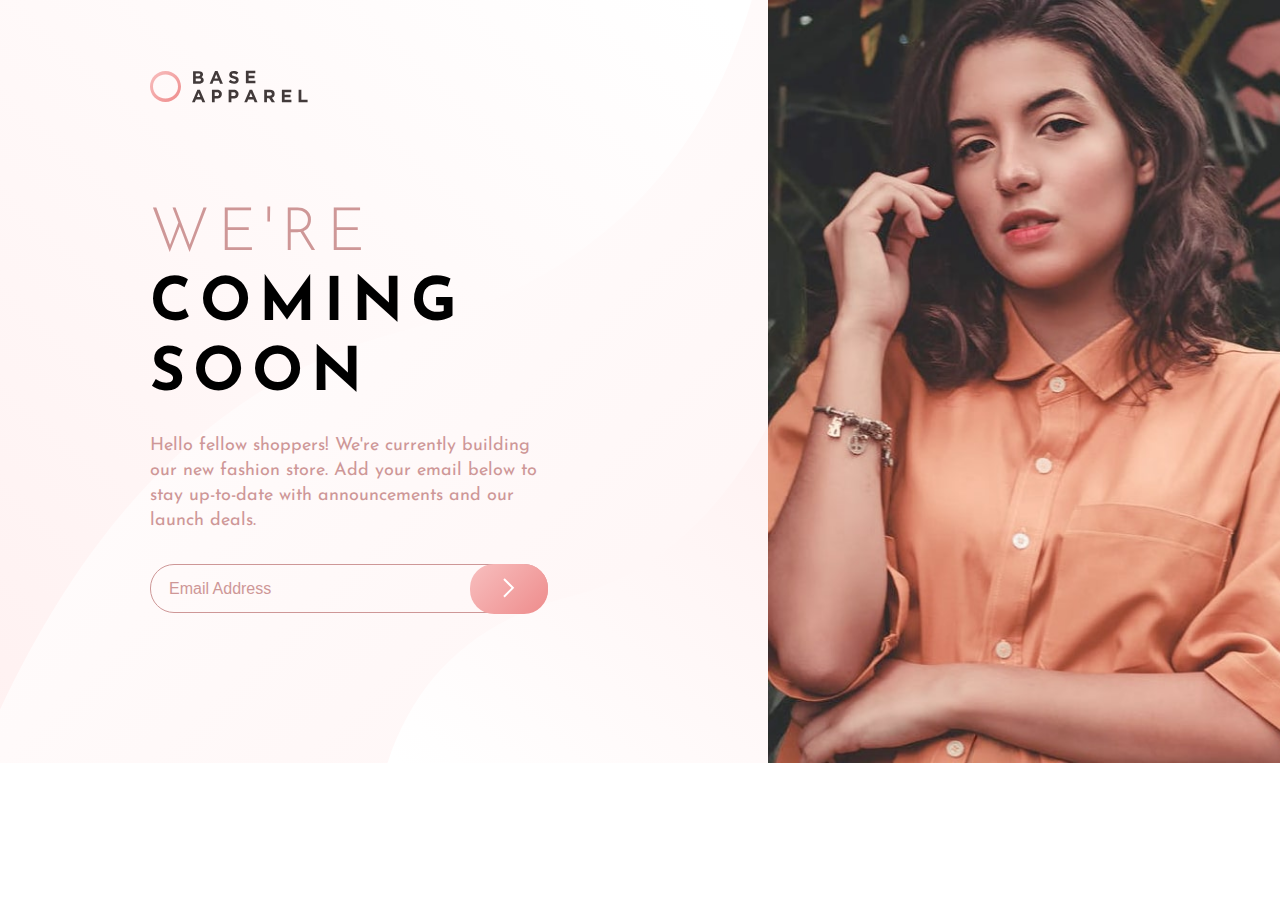
<file: Base-Apparel-Coming-Soon-Master/index.html>
<!DOCTYPE html>
<html lang="en">
<head>
  <meta charset="UTF-8">
  <meta name="viewport" content="width=device-width, initial-scale=1.0">

  <link rel="icon" type="image/png" sizes="32x32" href="./images/favicon-32x32.png">
  <link rel="stylesheet" href="style.css">
  
  <title>Frontend Mentor | Base Apparel coming soon page</title>

  <script src="./index.js" defer></script>

</head>
<body>
  <section class="container">

    <div class="logo">
      <img src="./images/logo.svg" alt="Logo">
    </div>

    <article class="info_container">

      <div class="info">
        <h1 class="title"><span>We're</span> coming soon</h1>
        <p class="subs">
          Hello fellow shoppers! We're currently building our new fashion store. 
          Add your email below to stay up-to-date with announcements and our launch deals.
        </p>
      </div>

      <form class="stay_up-to-data_form">
        <input type="text" placeholder="Email Address">
        <div class="error_icon"><img src="./images/icon-error.svg" alt="Error icon"></div>
        <div class="error_message">Please provide a valid Email</div>
        <button type="submit" class="btn"><img src="./images/icon-arrow.svg" alt="Arrow icon"></button>
      </form>

    </article>

    <div class="hero_container"></div>
  </section>
  
</body>
</html>
</file>
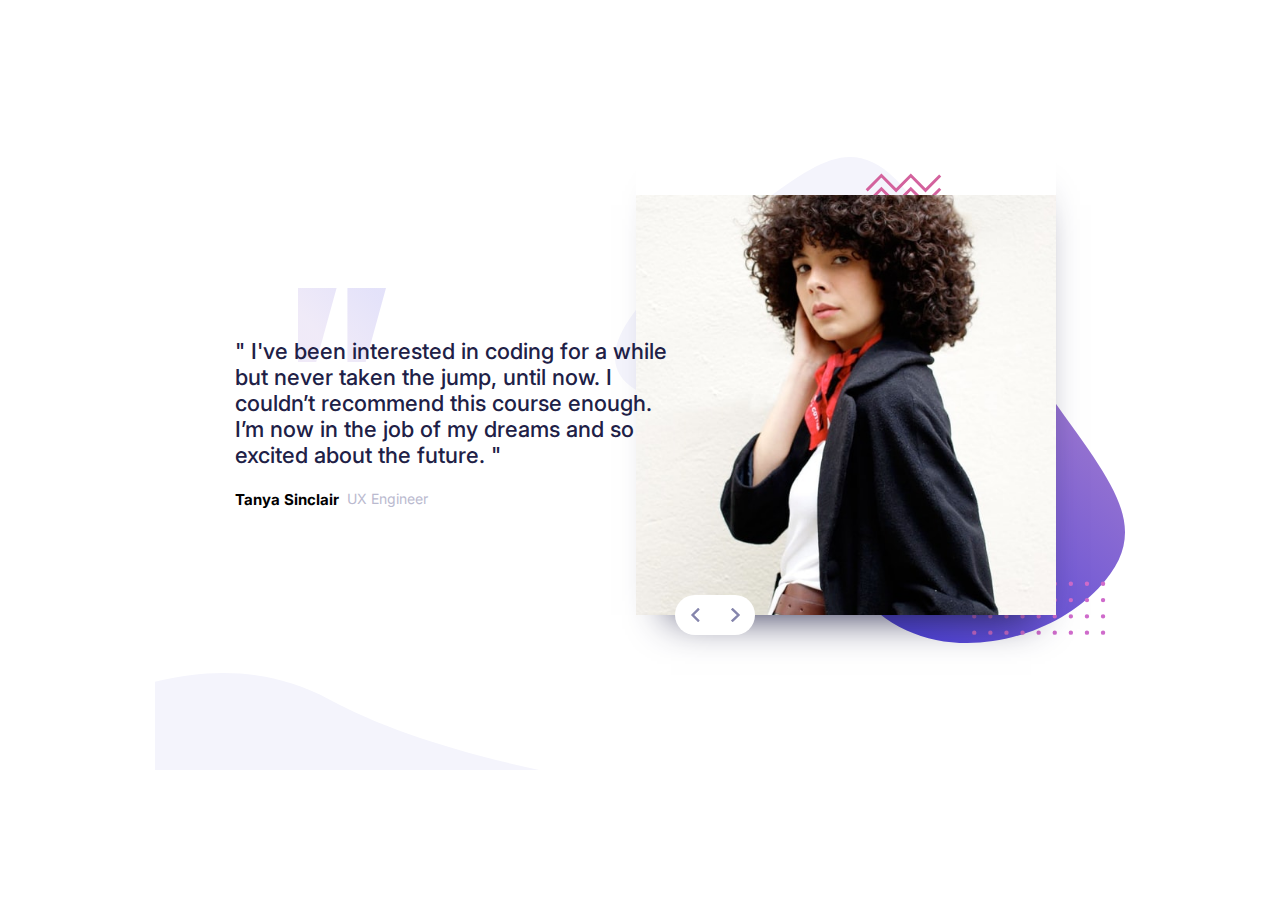
<file: Coding-Bootcamp-Slider-Master/index.html>
<!DOCTYPE html>
<html lang="en">
  <head>
    <meta charset="UTF-8" />
    <meta name="viewport" content="width=device-width, initial-scale=1.0" />

    <link
      rel="icon"
      type="image/png"
      sizes="32x32"
      href="./images/favicon-32x32.png"
    />

    <title>Frontend Mentor | Coding Bootcamp Testimonials Slider</title>

    <link rel="stylesheet" href="style.css" />
    <script src="./index.js" defer></script>
  </head>
  <body>
    <div class="container">
      <!-- <section class="person_info_container">
        <div class="hero_container">
          <div class="hero_image_container">
            <img src="./images/image-tanya.jpg" alt="Person image" />
          </div>
          <div class="arrow_container">
            <span class="prev"
              ><img src="./images/icon-prev.svg" alt="Prev arrow icon"
            /></span>
            <span class="next"
              ><img src="./images/icon-next.svg" alt="Next arrow icon"
            /></span>
          </div>
        </div>

        <article class="info_container">
          <header class="title">
            <h2 class="name">Tanya Sinclair</h2>
            <p class="position">UX Engineer</p>
          </header>
          <p class="info_text">
            " I’ve been interested in coding for a while but never taken the jump,
            until now. I couldn’t recommend this course enough. I’m now in the
            job of my dreams and so excited about the future. "
          </p>
        </article>
      </section> -->
    </div>

    <template id="template">
      <section class="person_info_container">
        <div class="hero_container">
          <div class="hero_image_container">
            <img src="" alt="Person image" />
          </div>
          <div class="arrow_container">
            <span class="prev"
              ><img src="./images/icon-prev.svg" alt="Prev arrow icon"
            /></span>
            <span class="next"
              ><img src="./images/icon-next.svg" alt="Next arrow icon"
            /></span>
          </div>
        </div>

        <article class="info_container">
          <header class="title">
            <h2 class="name"></h2>
            <p class="position"></p>
          </header>
          <p class="info_text"></p>
        </article>
      </section>
    </template>
  </body>
</html>
</file>
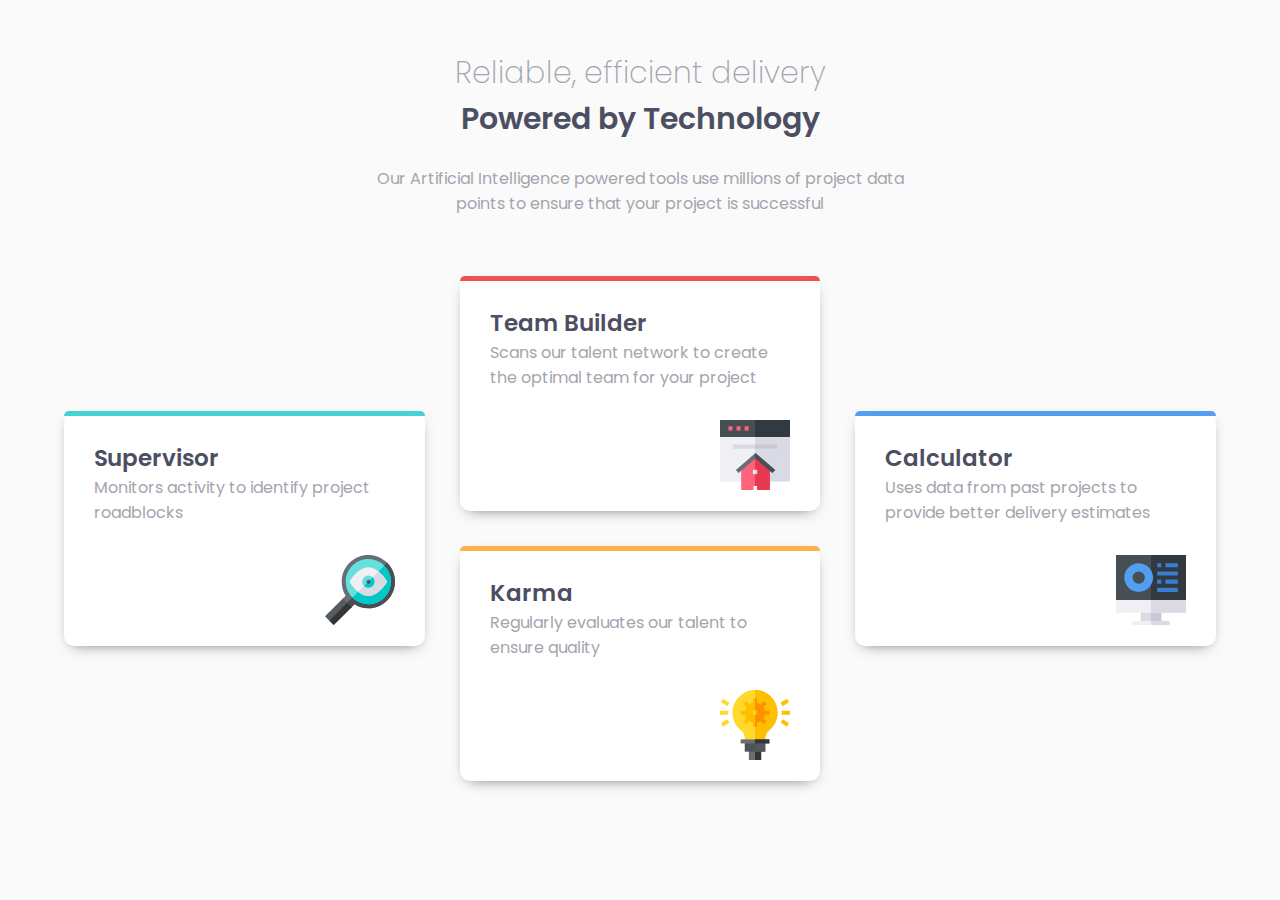
<file: Four-Card-Section-Master/index.html>
<!DOCTYPE html>
<html lang="en">
<head>
  <meta charset="UTF-8">
  <meta name="viewport" content="width=device-width, initial-scale=1.0">

  <link rel="icon" type="image/png" sizes="32x32" href="./images/favicon-32x32.png">
  <link rel="stylesheet" href="style.css">

  <title>Frontend Mentor | Four card feature section</title>

</head>
<body>
  <section class="container">
    <header class="section_title">
      <h1>Reliable, efficient delivery</h1>
    </header>

    <article class="technology_article">
      <h2 class="article_title">Powered by Technology</h2>
      <p class="article_subs">
        Our Artificial Intelligence powered tools use millions of project data points 
        to ensure that your project is successful
      </p>
    </article>

    <div class="activities_container">

      <article class="activity">
        <div class="activity_info">
          <h3 class="article_title">Supervisor</h3>
          <p class="article_subs">
            Monitors activity to identify project roadblocks
          </p>
        </div>
        <div class="icon">
          <img src="./images/icon-supervisor.svg" alt="Activity icon">
        </div>
      </article>

      <article class="activity">
        <div class="activity_info">
          <h3 class="article_title">Team Builder</h3>
          <p class="article_subs">
            Scans our talent network to create the optimal team for your project
          </p>
        </div>
        <div class="icon">
          <img src="./images/icon-team-builder.svg" alt="Activity icon">
        </div>
      </article>

      <article class="activity">
        <div class="activity_info">
          <h3 class="article_title">Karma</h3>
          <p class="article_subs">
            Regularly evaluates our talent to ensure quality
          </p>
        </div>
        <div class="icon">
          <img src="./images/icon-karma.svg" alt="Activity icon">
        </div>
      </article>

      <article class="activity">
        <div class="activity_info">
          <h3 class="article_title">Calculator</h3>
          <p class="article_subs">
            Uses data from past projects to provide better delivery estimates
          </p>
        </div>
        <div class="icon">
          <img src="./images/icon-calculator.svg" alt="Activity icon">
        </div>
      </article>

    </div>
  </section>
  
</body>
</html>
</file>
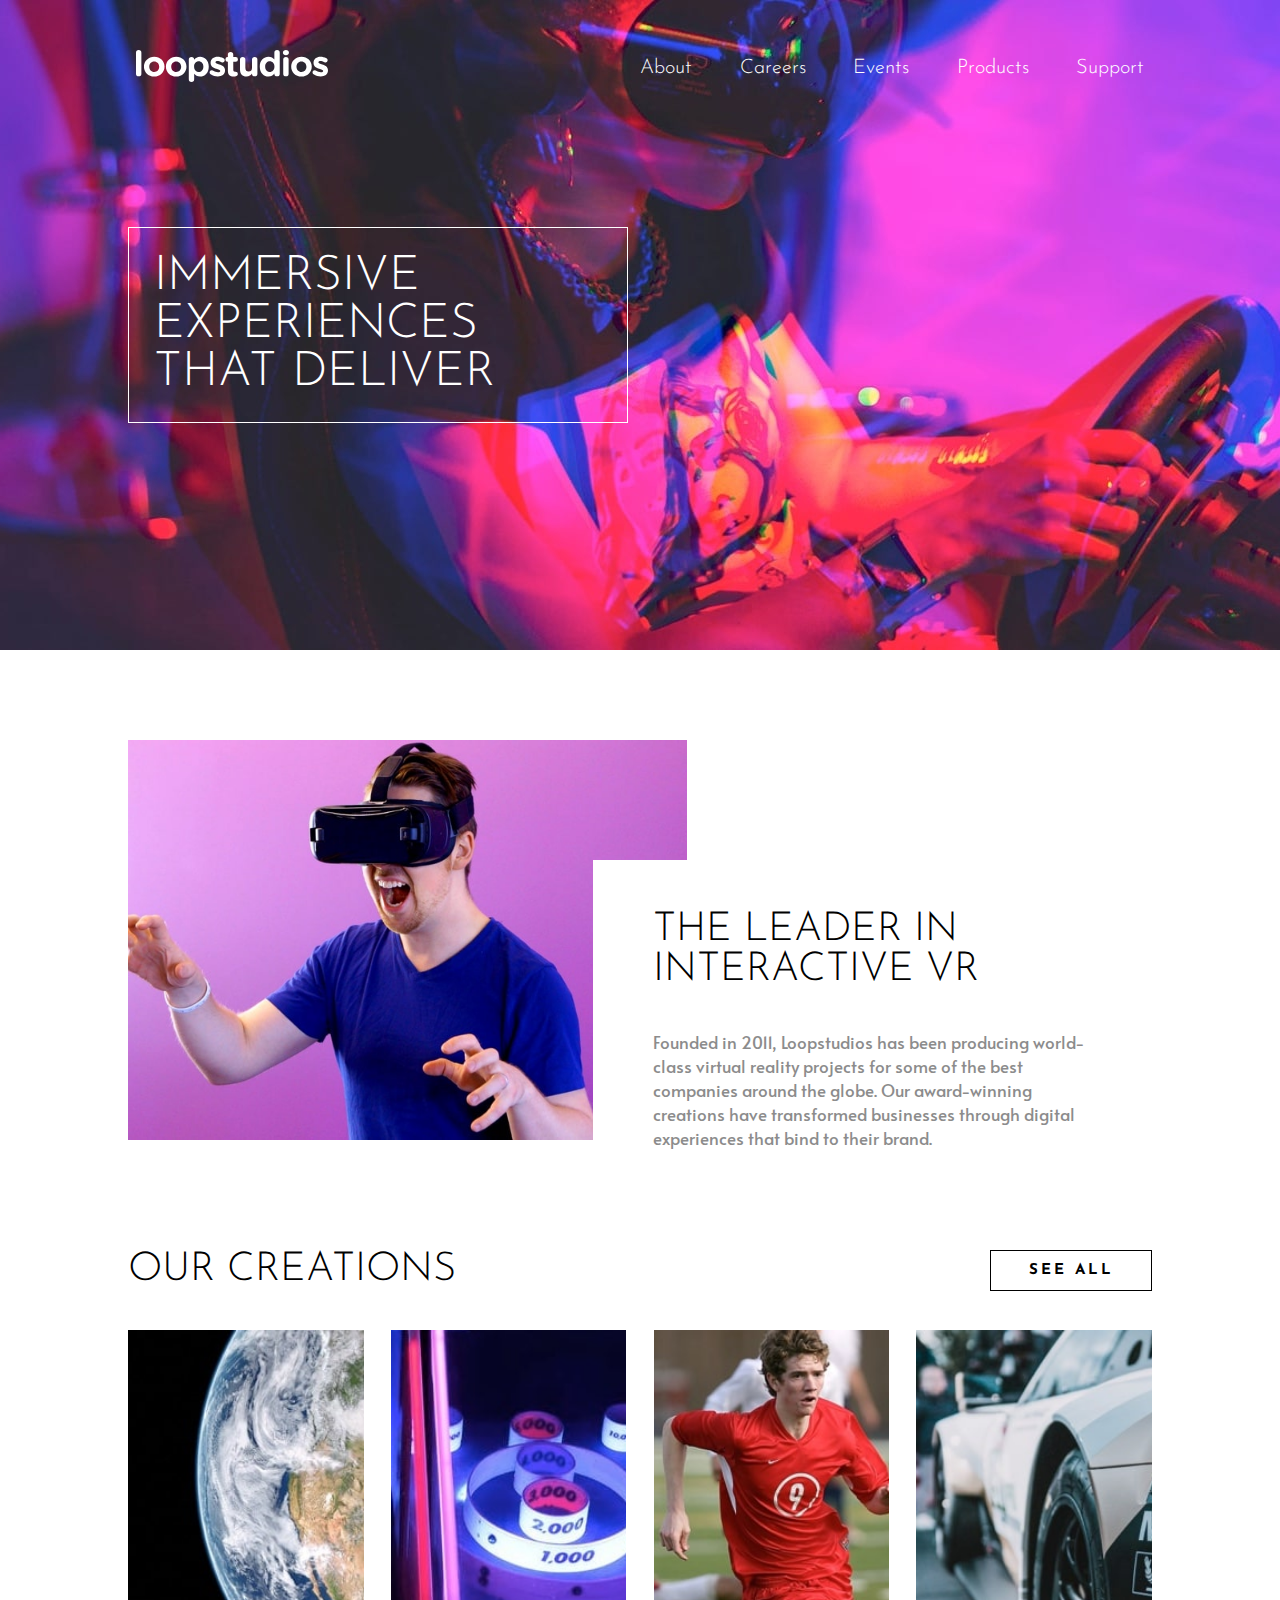
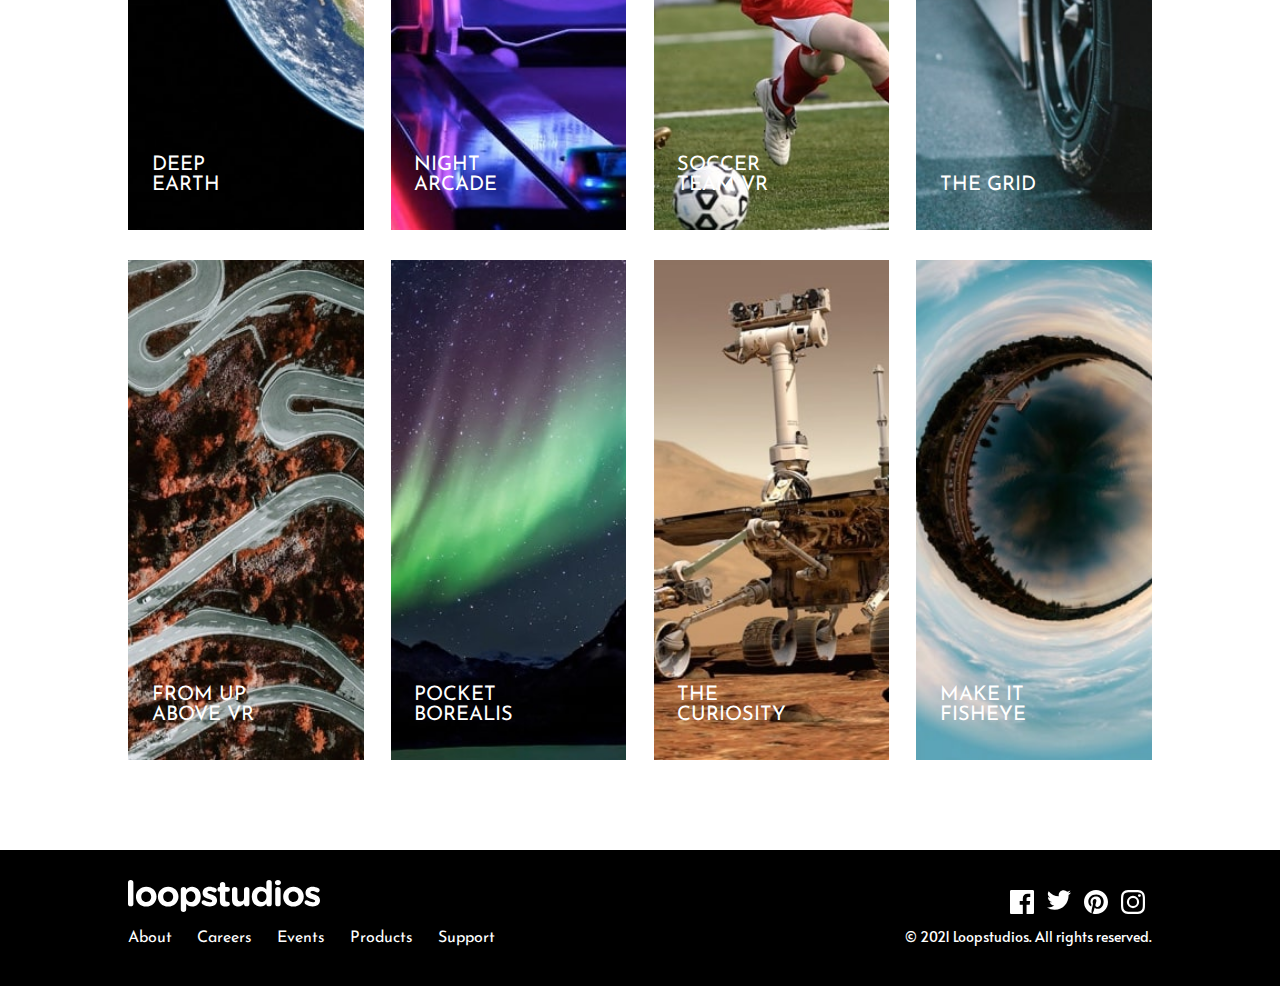
<file: Loopstudios-Landing-Page-Main/index.html>
<!DOCTYPE html>
<html lang="en">
  <head>
    <meta charset="UTF-8" />
    <meta name="viewport" content="width=device-width, initial-scale=1.0" />

    <link
      rel="icon"
      type="image/png"
      sizes="32x32"
      href="./images/favicon-32x32.png"
    />
    <link rel="stylesheet" href="style.css" />

    <title>Frontend Mentor | Loopstudios landing page</title>

    <script src="./index.js" defer></script>
  </head>
  <body>
    <header class="header">
      <nav class="nav_container">
        <div class="logo">
          <a href="/">
            <img src="./images/logo.svg" alt="Logo" />
          </a>
        </div>
        <ul class="nav_items">
          <li class="nav_item"><a href="#">About</a></li>
          <li class="nav_item"><a href="#">Careers</a></li>
          <li class="nav_item"><a href="#">Events</a></li>
          <li class="nav_item"><a href="#">Products</a></li>
          <li class="nav_item"><a href="#">Support</a></li>
        </ul>
        <div class="burger">
          <div></div>
          <div></div>
          <div></div>
        </div>
      </nav>

      <div class="title">
        <h1>Immersive experiences that deliver</h1>
      </div>
    </header>

    <main class="main_container">
      <section class="activity_section">
        <article class="activity_info">
          <h2 class="section_title">The leader in interactive VR</h2>
          <p class="activity_subs">
            Founded in 2011, Loopstudios has been producing world-class virtual
            reality projects for some of the best companies around the globe.
            Our award-winning creations have transformed businesses through
            digital experiences that bind to their brand.
          </p>
        </article>
        <div class="activity_hero"></div>
      </section>

      <section class="creations_section">
        <h2 class="section_title">Our creations</h2>
        <ul class="our_creations">
        <li class="creation earth"><a href="#">Deep earth</a></li>
        <li class="creation arcade"><a href="#">Night arcade</a></li>
        <li class="creation soccer"><a href="#">Soccer team VR</a></li>
        <li class="creation grid"><a href="#">The grid</a></li>
        <li class="creation from_above"><a href="#">From up above VR</a></li>
        <li class="creation borealis"><a href="#">Pocket borealis</a></li>
        <li class="creation curiosity"><a href="#">The curiosity</a></li>
        <li class="creation fisheye"><a href="#">Make it fisheye</a></li>
        </ul>
        <button class="btn">See all</button>
      </section>
    </main>

    <footer class="footer">
      <div class="footer_container">
        <div class="footer_nav">
          <div class="footer_logo">
            <a href="/"><img src="./images/logo.svg" alt="Logo" /></a>
          </div>
          <ul class="footer_nav_items">
            <li class="footer_nav_item"><a href="#">About</a></li>
            <li class="footer_nav_item"><a href="#">Careers</a></li>
            <li class="footer_nav_item"><a href="#">Events</a></li>
            <li class="footer_nav_item"><a href="#">Products</a></li>
            <li class="footer_nav_item"><a href="#">Support</a></li>
          </ul>
        </div>
        <div class="social_media">
          <ul class="icons">
            <li>
              <a href="#"
                ><img src="./images/icon-facebook.svg" alt="Facebook icon"
              /></a>
            </li>
            <li>
              <a href="#"
                ><img src="./images/icon-twitter.svg" alt="Twitter icon"
              /></a>
            </li>
            <li>
              <a href="#"
                ><img src="./images/icon-pinterest.svg" alt="Pinterest icon"
              /></a>
            </li>
            <li>
              <a href="#"
                ><img src="./images/icon-instagram.svg" alt="Instagram icon"
              /></a>
            </li>
          </ul>
          <p class="copyright">© 2021 Loopstudios. All rights reserved.</p>
        </div>
      </div>
    </footer>
  </body>
</html>
</file>
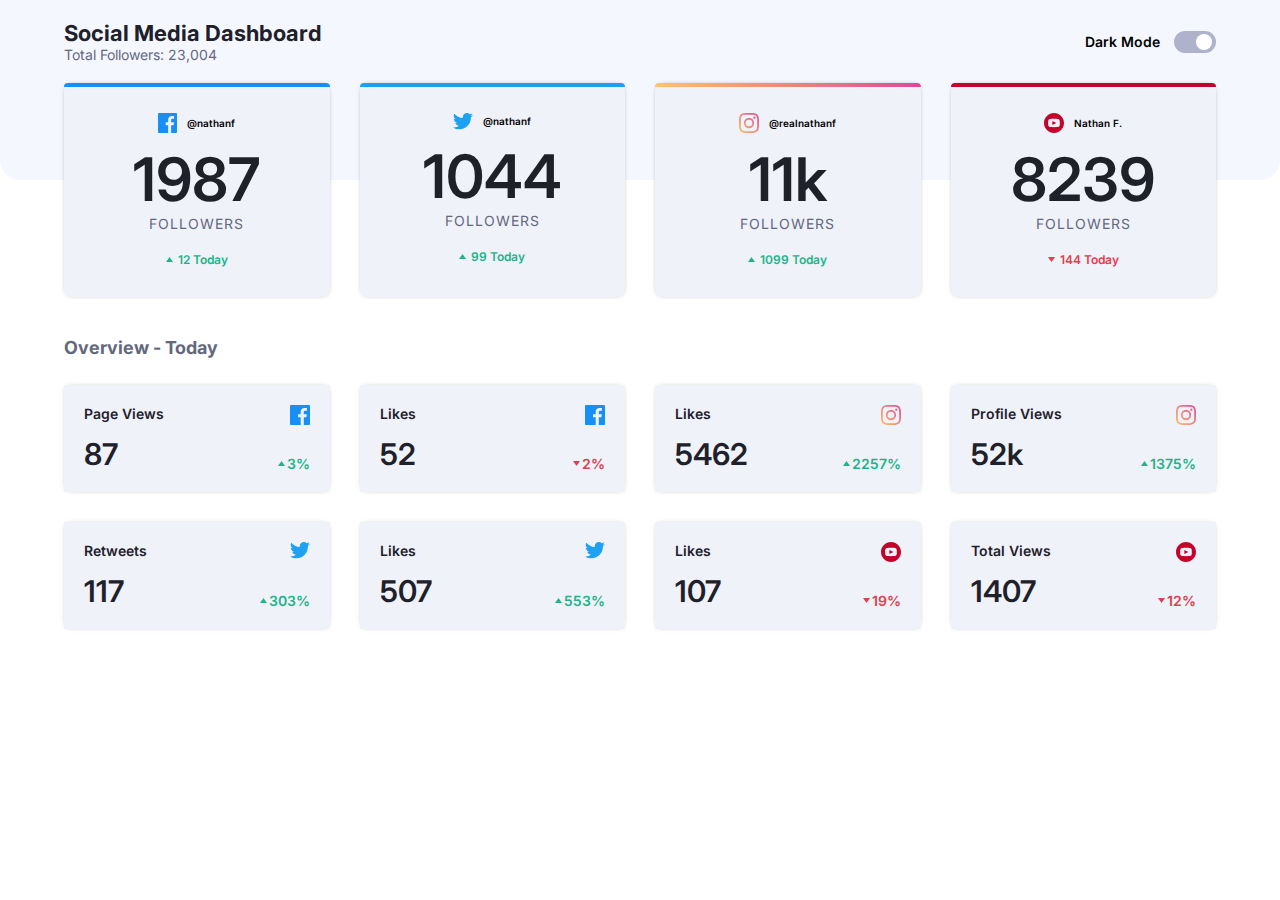
<file: Social-Media-Dashboard-Master/index.html>
<!DOCTYPE html>
<html lang="en">
  
<head>
  <meta charset="UTF-8">
  <meta name="viewport" content="width=device-width, initial-scale=1.0">

  <link rel="icon" type="image/png" sizes="32x32" href="./images/favicon-32x32.png">
  <link rel="stylesheet" href="style.css">
  
  <title>Frontend Mentor</title>

  <script src="./index.js" defer></script>
</head>

<body>
  <div class="top_bg"></div>
  <section class="container">

    <header class="section_title">
      <div class="title_container">
        <h1>Social Media Dashboard</h1>
        <p>Total Followers: 23,004</p>
      </div>
      <div class="custom_checkbox">
        <span>Dark Mode</span>
        <input type="checkbox">
      </div>
    </header>

    <div class="cards_container">

      <div class="card">

        <div class="social_media">
          <img src="./images/icon-facebook.svg" alt="Facebook icon">
          <p>@nathanf</p>
        </div>

        <div class="followers">
          <p class="followers_count">1987</p>
          <p class="followers_text">Followers</p>
        </div>

        <div class="today_info">      
          <img src="./images/icon-up.svg" alt="Up icon">
          <p class="up">12 Today</p>
        </div>

      </div>

      <div class="card">

        <div class="social_media">
          <img src="./images/icon-twitter.svg" alt="Twitter icon">
          <p>@nathanf</p>
        </div>

        <div class="followers">
          <p class="followers_count">1044</p>
          <p class="followers_text">Followers</p>
        </div>

        <div class="today_info">
          <img src="./images/icon-up.svg" alt="Up icon">
          <p class="up">99 Today</p>
        </div>

      </div>

      <div class="card">

        <div class="social_media">
          <img src="./images/icon-instagram.svg" alt="Instagram icon">
          <p>@realnathanf</p>
        </div>

        <div class="followers">
          <p class="followers_count">11k</p>
          <p class="followers_text">Followers</p>
        </div>

        <div class="today_info">
          <img src="./images/icon-up.svg" alt="Up icon">
          <p class="up">1099 Today</p>
        </div>

      </div>

      <div class="card">

        <div class="social_media">
          <img src="./images/icon-youtube.svg" alt="Youtube icon">
          <p>Nathan F.</p>
        </div>

        <div class="followers">
          <p class="followers_count">8239</p>
          <p class="followers_text">Followers</p>
        </div>

        <div class="today_info">
          <img src="./images/icon-down.svg" alt="Down icon">
          <p class="down">144 Today</p>
        </div>

      </div>

    </div>

    <article class="today_overview">
        <h2 class="article_title">Overview - Today</h2>

        <div class="today_overview_cards">

          <div class="today_overview_card">
            <div class="views">
              <p class="views_text">Page Views</p>
              <p class="views_count">87</p>
            </div>
            <div class="percentages_info">
              <img src="./images/icon-facebook.svg" alt="Facebook icon">
              <div class="percentages_text">
                <img src="./images/icon-up.svg" alt="Up icon">
                <p class="up">3%</p>
              </div>
            </div>
          </div>

          <div class="today_overview_card">
            <div class="views">
              <p class="views_text">Likes</p>
              <p class="views_count">52</p>
            </div>
            <div class="percentages_info">
              <img src="./images/icon-facebook.svg" alt="Facebook icon">
              <div class="percentages_text">
                <img src="./images/icon-down.svg" alt="Down icon">
                <p class="down">2%</p>
              </div>
            </div>
          </div>

          <div class="today_overview_card">
            <div class="views">
              <p class="views_text">Likes</p>
              <p class="views_count">5462</p>
            </div>
            <div class="percentages_info">
              <img src="./images/icon-instagram.svg" alt="Instagram icon">
              <div class="percentages_text">
                <img src="./images/icon-up.svg" alt="Up icon">
                <p class="up">2257%</p>
              </div>
            </div>
          </div>

          <div class="today_overview_card">
            <div class="views">
              <p class="views_text">Profile Views</p>
              <p class="views_count">52k</p>
            </div>
            <div class="percentages_info">
              <img src="./images/icon-instagram.svg" alt="Instagram icon">
              <div class="percentages_text">
                <img src="./images/icon-up.svg" alt="Up icon"> 
                <p class="up">1375%</p>
              </div>
            </div>
          </div>

          <div class="today_overview_card">
            <div class="views">
              <p class="views_text">Retweets</p>
              <p class="views_count">117</p>
            </div>
            <div class="percentages_info">
              <img src="./images/icon-twitter.svg" alt="Twitter icon">
              <div class="percentages_text">
                <img src="./images/icon-up.svg" alt="Up icon">
                <p class="up">303%</p>
              </div>
            </div>
          </div>

          <div class="today_overview_card">
            <div class="views">
              <p class="views_text">Likes</p>
              <p class="views_count">507</p>
            </div>
            <div class="percentages_info">
              <img src="./images/icon-twitter.svg" alt="Twitter icon">
              <div class="percentages_text">
                <img src="./images/icon-up.svg" alt="Up icon">
                <p class="up">553%</p>
              </div>
            </div>
          </div>

          <div class="today_overview_card">
            <div class="views">
              <p class="views_text">Likes</p>
              <p class="views_count">107</p>
            </div>
            <div class="percentages_info">
              <img src="./images/icon-youtube.svg" alt="Youtube icon">
              <div class="percentages_text">
                <img src="./images/icon-down.svg" alt="Down icon">
                <p class="down">19%</p>
              </div>
            </div>
          </div>

          <div class="today_overview_card">
            <div class="views">
              <p class="views_text">Total Views</p>
              <p class="views_count">1407</p>
            </div>
            <div class="percentages_info">
              <img src="./images/icon-youtube.svg" alt="Youtube icon">
              <div class="percentages_text">
                <img src="./images/icon-down.svg" alt="Down icon">
                <p class="down">12%</p>
              </div>
            </div>
          </div>

        </div>
        
    </article>

  </section>
</body>

</html>
</file>
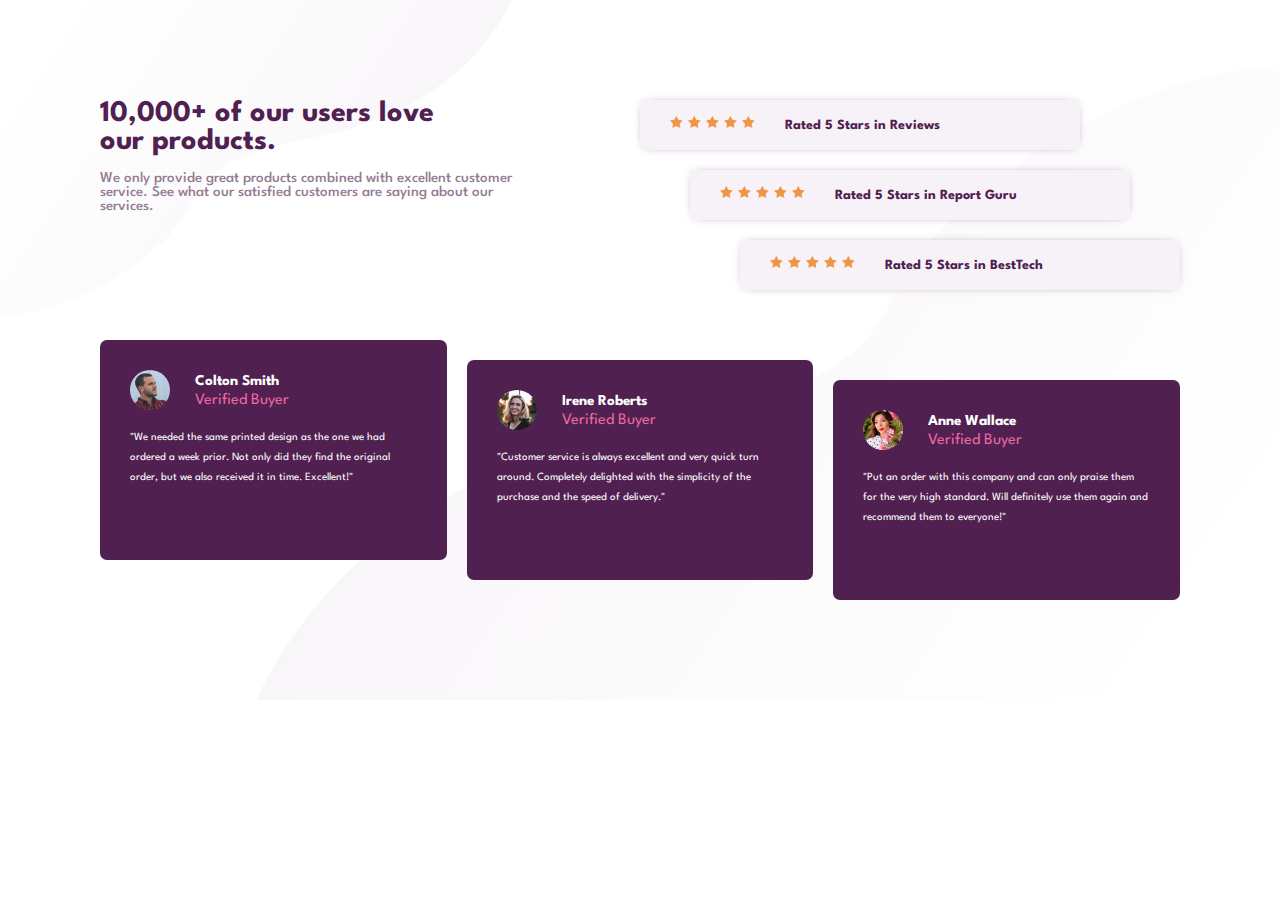
<file: Social-Proof-Section-Master/index.html>
<!DOCTYPE html>
<html lang="en">
  <head>
    <meta charset="UTF-8" />
    <meta name="viewport" content="width=device-width, initial-scale=1.0" />

    <link
      rel="icon"
      type="image/png"
      sizes="32x32"
      href="./images/favicon-32x32.png"
    />
    <link rel="stylesheet" href="style.css">

    <title>Frontend Mentor | Social proof section</title>

  </head>
  <body>

    <section class="container">

      <article class="info_container">

        <header class="article_title">
          <h1 class="title">10,000+ of our users love our products.</h1>
          <p class="info_text">We only provide great products combined with excellent customer service.
            See what our satisfied customers are saying about our services.</p>
        </header>

        <div class="stars_container">

          <div class="stars_item">
            <div class="stars">
              <img src="./images/icon-star.svg" alt="Star icon">
              <img src="./images/icon-star.svg" alt="Star icon">
              <img src="./images/icon-star.svg" alt="Star icon">
              <img src="./images/icon-star.svg" alt="Star icon">
              <img src="./images/icon-star.svg" alt="Star icon">
            </div>
            <p class="stars_item_text">Rated 5 Stars in Reviews</p>
          </div>

          <div class="stars_item ">
            <div class="stars">
              <img src="./images/icon-star.svg" alt="Star icon">
              <img src="./images/icon-star.svg" alt="Star icon">
              <img src="./images/icon-star.svg" alt="Star icon">
              <img src="./images/icon-star.svg" alt="Star icon">
              <img src="./images/icon-star.svg" alt="Star icon">
            </div>
            <p class="stars_item_text">Rated 5 Stars in Report Guru</p>
          </div>

          <div class="stars_item">
            <div class="stars">
              <img src="./images/icon-star.svg" alt="Star icon">
              <img src="./images/icon-star.svg" alt="Star icon">
              <img src="./images/icon-star.svg" alt="Star icon">
              <img src="./images/icon-star.svg" alt="Star icon">
              <img src="./images/icon-star.svg" alt="Star icon">
            </div>
            <p class="stars_item_text">Rated 5 Stars in BestTech</p>
          </div>

        </div>

      </article>

      <div class="users_container">

        <article class="user">

          <div class="user_info">
            <header class="user_info_header">
              <h2 class="user_name">Colton Smith</h2>
              <p class="user_position">Verified Buyer</p>
            </header>
            <div class="image_container">
              <img src="./images/image-colton.jpg" alt="User image">
            </div>
          </div>

          <p class="user_needs">
            "We needed the same printed design as the one we had ordered a week prior.
            Not only did they find the original order, but we also received it in time.
            Excellent!"
          </p>

        </article>

        <article class="user ">

          <div class="user_info">
            <header class="user_info_header">
              <h2 class="user_name">Irene Roberts</h2>
              <p class="user_position">Verified Buyer</p>
            </header>
            <div class="image_container">
              <img src="./images/image-irene.jpg" alt="User image">
            </div>
          </div>

          <p class="user_needs">
            "Customer service is always excellent and very quick turn around. Completely
            delighted with the simplicity of the purchase and the speed of delivery."
          </p>

        </article>

        <article class="user">

          <div class="user_info">
            <header class="user_info_header">
              <h2 class="user_name">Anne Wallace </h2>
              <p class="user_position">Verified Buyer</p>
            </header>
            <div class="image_container">
              <img src="./images/image-anne.jpg" alt="User image">
            </div>
          </div>

          <p class="user_needs">
            "Put an order with this company and can only praise them for the very high
            standard. Will definitely use them again and recommend them to everyone!"
          </p>

        </article>

      </div>

    </section>

  </body>
</html>
</file>
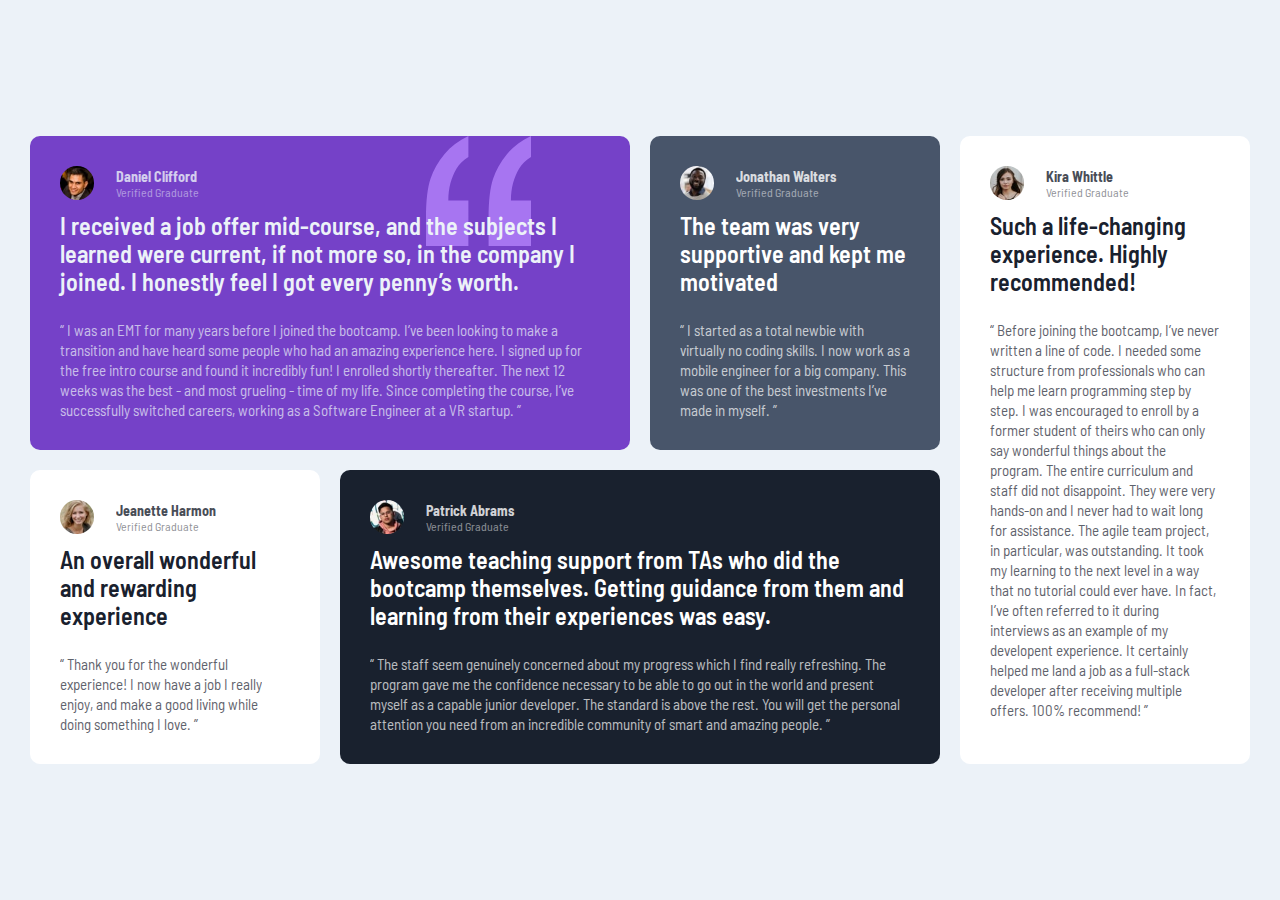
<file: Testimonials-Grid-Section-Main/index.html>
<!DOCTYPE html>
<html lang="en">
<head>
  <meta charset="UTF-8">
  <meta name="viewport" content="width=device-width, initial-scale=1.0"> 

  <link rel="icon" type="image/png" sizes="32x32" href="./images/favicon-32x32.png">
  <link rel="stylesheet" href="style.css">
  
  <title>Frontend Mentor</title>

</head>
<body>
  <section class="container">

    <article class="user">
      <div class="user_info">
        <div class="avatar">
          <img src="./images/image-daniel.jpg" alt="User avatar">
        </div>
        <div class="info">
          <h3>Daniel Clifford</h3>
          <p>Verified Graduate</p>
        </div>
      </div>
      <h2 class="article_title">I received a job offer mid-course, and the subjects I learned were current, if not more so, 
        in the company I joined. I honestly feel I got every penny’s worth.
      </h2>
      <p class="article_text">
        “ I was an EMT for many years before I joined the bootcamp. I’ve been looking to make a 
        transition and have heard some people who had an amazing experience here. I signed up 
        for the free intro course and found it incredibly fun! I enrolled shortly thereafter. 
        The next 12 weeks was the best - and most grueling - time of my life. Since completing 
        the course, I’ve successfully switched careers, working as a Software Engineer at a VR startup. ”
      </p>
    </article>

    <article class="user">
      <div class="user_info">
        <div class="avatar">
          <img src="./images/image-jonathan.jpg" alt="User avatar">
        </div>
        <div class="info">
          <h3>Jonathan Walters</h3>
          <p>Verified Graduate</p>
        </div>
      </div>
      <h2 class="article_title">
        The team was very supportive and kept me motivated
      </h2>
      <p class="article_text">
        “ I started as a total newbie with virtually no coding skills. I now work as a mobile engineer 
        for a big company. This was one of the best investments I’ve made in myself. ”
      </p>
    </article>

    <article class="user">
      <div class="user_info">
        <div class="avatar">
          <img src="./images/image-jeanette.jpg" alt="User avatar">
        </div>
        <div class="info">
          <h3>Jeanette Harmon</h3>
          <p>Verified Graduate</p>
        </div>
      </div>
      <h2 class="article_title">
        An overall wonderful and rewarding experience
      </h2>
      <p class="article_text">
        “ Thank you for the wonderful experience! I now have a job I really enjoy, and make a good living 
        while doing something I love. ”
      </p>
    </article>

    <article class="user">
      <div class="user_info">
        <div class="avatar">
          <img src="./images/image-patrick.jpg" alt="User avatar">
        </div>
        <div class="info">
          <h3>Patrick Abrams</h3>
          <p>Verified Graduate</p>
        </div>
      </div>
      <h2 class="article_title">
        Awesome teaching support from TAs who did the bootcamp themselves. Getting guidance from them and 
        learning from their experiences was easy.
      </h2>
      <p class="article_text">
        “ The staff seem genuinely concerned about my progress which I find really refreshing. The program 
        gave me the confidence necessary to be able to go out in the world and present myself as a capable 
        junior developer. The standard is above the rest. You will get the personal attention you need from 
        an incredible community of smart and amazing people. ”
      </p>
    </article>

    <article class="user">
      <div class="user_info">
        <div class="avatar">
          <img src="./images/image-kira.jpg" alt="User avatar">
        </div>
        <div class="info">
          <h3>Kira Whittle</h3>
          <p>Verified Graduate</p>
        </div>
      </div>
      <h2 class="article_title">
        Such a life-changing experience. Highly recommended!
      </h2>
      <p class="article_text">
        “ Before joining the bootcamp, I’ve never written a line of code. I needed some structure from 
        professionals who can help me learn programming step by step. I was encouraged to enroll by a former 
        student of theirs who can only say wonderful things about the program. The entire curriculum and staff 
        did not disappoint. They were very hands-on and I never had to wait long for assistance. The agile team 
        project, in particular, was outstanding. It took my learning to the next level in a way that no tutorial 
        could ever have. In fact, I’ve often referred to it during interviews as an example of my developent 
        experience. It certainly helped me land a job as a full-stack developer after receiving multiple offers. 
        100% recommend! ”
      </p>
    </article>

  </section>
  
</body>
</html>
</file>
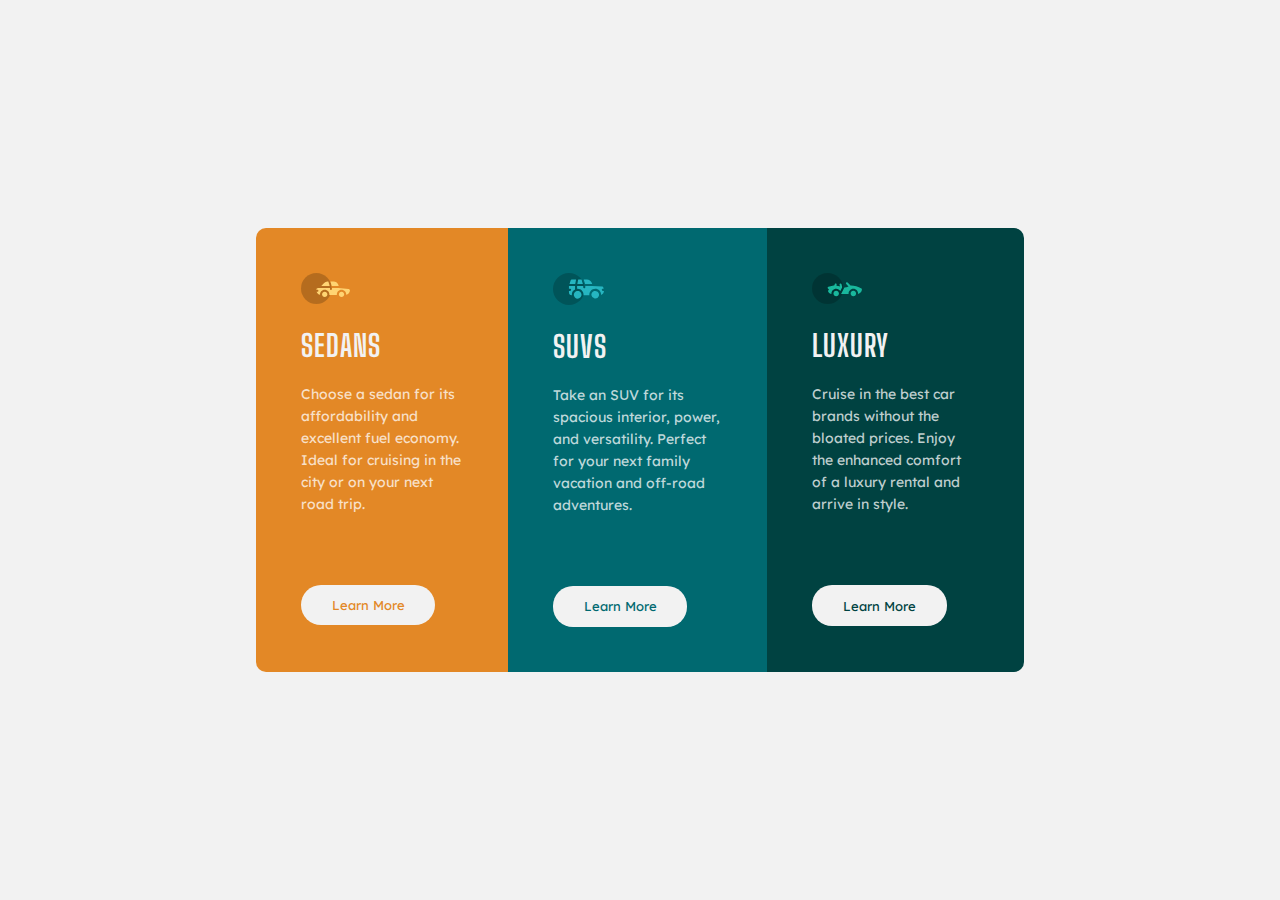
<file: Three-Column-Card-Component/index.html>
<!DOCTYPE html>
<html lang="en">
  <head>
    <meta charset="UTF-8" />
    <meta name="viewport" content="width=device-width, initial-scale=1.0" />

    <link
      rel="icon"
      type="image/png"
      sizes="32x32"
      href="./images/favicon-32x32.png"
    />
    <link rel="stylesheet" href="style.css" />
    <link rel="preconnect" href="https://fonts.gstatic.com" />
    <link
      href="https://fonts.googleapis.com/css2?family=Big+Shoulders+Display:wght@700&family=Lexend+Deca&display=swap"
      rel="stylesheet"
    />

    <title>Frontend Mentor | 3-column preview card component</title>
  </head>
  <body>

    <section class="container">

      <article class="article_container orange">
        <div class="img_container">
          <img src="./images/icon-sedans.svg" alt="Sedan icon" />
        </div>
        <h2 class="article_title">Sedans</h2>
        <p class="article_content">
          Choose a sedan for its affordability and excellent fuel economy. Ideal
          for cruising in the city or on your next road trip.
        </p>
        <a href="#" class="link orange_link">learn more</a>
      </article>

      <article class="article_container dark_cyan">
        <div class="img_container">
          <img src="./images/icon-suvs.svg" alt="Suvs icon" />
        </div>
        <h2 class="article_title">Suvs</h2>
        <p class="article_content">
          Take an SUV for its spacious interior, power, and versatility. Perfect
          for your next family vacation and off-road adventures.
        </p>
        <a href="#" class="link dark_cyan_link">learn more</a>
      </article>

      <article class="article_container very_dark_cyan">
        <div class="img_container">
          <img src="./images/icon-luxury.svg" alt="Luxury icon" />
        </div>
        <h2 class="article_title">Luxury</h2>
        <p class="article_content">
          Cruise in the best car brands without the bloated prices. Enjoy the
          enhanced comfort of a luxury rental and arrive in style.
        </p>
        <a href="#" class="link very_dark_cyan_link">learn more</a>
      </article>

    </section>

  </body>
</html>
</file>
<file: Base-Apparel-Coming-Soon-Master/style.css>
@import url('https://fonts.googleapis.com/css2?family=Josefin+Sans:wght@300;400;600&display=swap');

:root {
    --softRed: hsl(0, 93%, 68%);
    --desaturatedRed: hsl(0, 36%, 70%);
    --darkGray: hsl(0, 6%, 24%);
    --primaryGradient: linear-gradient(135deg,hsl(0, 0%, 100%), hsl(0, 100%, 98%));
    --btnGradient: linear-gradient(135deg,hsl(0, 80%, 86%), hsl(0, 74%, 74%));
}

*,
*::before,
*::after {
    margin: 0;
    padding: 0;
    box-sizing: border-box;
}

html {
    font-size: 62.5%;
}

body {
    font-family: 'Josefin Sans', sans-serif;
    font-size: 1rem;
    max-width: 1440px;
    margin: 0 auto;
}

.container {
    width: 100%;
    max-width: 550px;
    display: flex;
    flex-direction: column;
    margin: 0 auto;
}

.logo {
    order: 1;
    margin: 3em;
}

.logo img {
    width: 35%;
}

.hero_container {
    order: 2;
    width: 100%;
    height: 250px;
    background: url('./images/hero-mobile.jpg');
    background-repeat: no-repeat;
    background-size: cover;
}

.info_container {
    order: 3;
    padding: 6em 3em;
    background: var(--primaryGradient);
    background-repeat: no-repeat;
}

.info {
    margin-bottom: 3em;
}

.title {
    font-size: 4rem;
    text-transform: uppercase;
    text-align: center;
    letter-spacing: 8px;
    margin-bottom: .4em;
}

.title span {
    font-weight: 300;
    color: var(--desaturatedRed);
}

.subs {
    font-size: 1.4rem;
    color: var(--desaturatedRed);
    line-height: 2rem;
    text-align: center;
}

.stay_up-to-data_form {
    position: relative;
}

.stay_up-to-data_form input {
    width: 100%;
    height: 4.9rem;
    border-radius: 2.4rem;
    border: 1px solid var(--desaturatedRed);
    padding: 1.2rem 13rem 1.2rem 1.8rem;
    color: var(--darkGray);
    background-color: transparent;
    outline: none;
}

.stay_up-to-data_form input::placeholder {
    color: var(--desaturatedRed);
}

.error_icon {
    position: absolute;
    top: 1.2rem;
    right: 9rem;
    display: none;
}

.error_message {
    font-size: 1.3em;
    padding: 1.2rem 1.8rem;
    color: var(--softRed);
    display: none;
}

.error input {
    border: 2px solid var(--softRed);
}

.error .error_icon {
    display: inline-block;
}

.error .error_message {
    display: inline-block;
}

.btn {
    height: 5rem;
    padding: 0 3.3rem;
    border-radius: 2.4rem;
    border: none;
    outline: none;
    background: var(--btnGradient);
    cursor: pointer;
    position: absolute;
    top: 0;
    right: 0;
    transition: all 350ms ease-in;
}

.btn:hover {
    opacity: .7;
    box-shadow: 0px 5px 18px -8px var(--darkGray);
}

@media screen and (min-width:850px) {
    .container {
        max-width: none;
        position: relative;
        flex-direction: row;
    }

    .logo {
        position: absolute;
        margin: 0;
        top: 4rem;
        left: 10em;
    }

    .logo img {
        width: 70%;
    }

    .info_container {
        width: 60%;
        padding: 15em 10em 10em 10em;
        background: url('./images/bg-pattern-desktop.svg'),
                    var(--primaryGradient);
        background-position: center;
        background-repeat: no-repeat;
    }

    .title {
        text-align: left;
    }

    .subs {
        text-align: left;
    }

    .hero_container {
        width: 40%;
        height: auto;
        order: 3;
        background: url('./images/hero-desktop.jpg');
        background-size: cover;
    }
}

@media screen and (min-width:1200px) {

    .logo {
        top: 7em;
        left: 15em;
    }

    .logo img {
        width: 100%;
    }

    .info_container {
        padding: 20em 15em 15em;
    }

    .title {
        font-size: 6rem;
        width: 70%;
        line-height: 7rem;
    }

    .subs {
        font-size: 1.8rem;
        line-height: 2.5rem;
        width: 85%;
    }

    .stay_up-to-data_form {
        width: 85%;
    }

    .stay_up-to-data_form input {
        font-size: 1.6rem;
    }

    .error_message {
        font-size: 1.6rem;
    }
}
</file>
<file: Coding-Bootcamp-Slider-Master/style.css>
@import url('https://fonts.googleapis.com/css2?family=Inter:wght@300;500;700&display=swap');

:root {
  --dark-blue: hsl(240, 38%, 20%);
  --gray: hsl(240, 18%, 77%);
  --white: #fff;
}

*,
*::before,
*::after {
  margin: 0;
  padding: 0;
  box-sizing: border-box;
}

html {
  font-size: 62.5%;
}

body {
  font-family: 'Inter', sans-serif;
  font-size: 1rem;
  max-width: 1440px;
  padding: 2em;
}

img {
    display: block;
    object-fit: contain;
}

.container {
    display: flex;
    align-items: center;
    justify-content: center;
    background-image: url('./images/pattern-curve.svg');
    background-position: bottom;
    background-size: 100vw;
    background-repeat: no-repeat;
}

.person_info_container {
    width: 90%;
    min-width: 340px;
    max-width: 500px;
    margin-bottom: 10em;
}

.hero_container {
    background-image: url('./images/pattern-bg.svg');
    background-position: center;
    background-size: 100% 90%;
    background-repeat: no-repeat;
    display: flex;
    flex-direction: column;
    align-items: center;
    margin-bottom: 2em;
}

.hero_image_container {
    width: 80%;
}

.hero_image_container img {
    width: 100%;
    padding-top: 5em;
    box-shadow: 5px 30px 40px -30px var(--dark-blue);
}

.arrow_container {
    width: 8rem;
    height: 4rem;
    background-color: var(--white);
    transform: translateY(-50%);
    border-radius: 2rem;
    display: flex;
    justify-content: space-around;
    align-items: center;
}

.arrow_container span img {
    width: 100%;
    height: 12px;
    margin: 0;
    cursor: pointer;
    transform: scale(1.2);
    transition: transform 250ms ease-in;
}

.arrow_container span img:hover {
    transform: scale(1.5);
}

.info_container {
    display: flex;
    flex-direction: column;
    background-image: url('./images/pattern-quotes.svg');
    background-repeat: no-repeat;
    background-position: top center;
    background-size: 20% 24%;
    padding-top: 3em;
}

.title {
    order: 2;
    text-align: center;
}

.name {
    margin-bottom: .2em;
}

.position {
    font-size: 1.4rem;
    color: var(--gray);
}

.info_text {
    text-align: center;
    font-size: 1.9rem;
    font-weight: 300;
    color: var(--dark-blue);
    margin-bottom: 1em;
}

@media (min-width: 1000px) {

    body {
        height: 100vh;
        display: flex;
        justify-content: center;
        align-items: center;
        padding: 0;
    }

    .container {
        background-size: 30vw;
        background-position: left bottom;
    }

    .person_info_container {
        max-width: none;
        width: auto;
        display: grid;
        grid-template-columns: 80px 380px 60px 450px;
        grid-template-rows: 60vh;
    }

    .hero_container {
        grid-column: 3 / span 2;
        grid-row: 1 / 2 ;
        justify-content: center;
        margin-bottom: 0;
    }

    .hero_image_container img {
        width: 103%;
        margin-left: -3em;
    }

    .arrow_container {
        align-self: start;
        margin-left: 60px;
    }

    .info_container {
        grid-column: 2 / span 2;
        grid-row: 1 / 2 ;
        margin: auto 0;
        padding-top: 5em;
        background-size: 20% 33%;
        background-position: 18% top;
    }

    .title {
        display: flex;
    }

    .name {
        margin-right: .5em;
    }

    .info_text {
        font-size: 2.2rem;
        font-weight: 500;
        text-align: left;
    }
}
</file>
<file: Four-Card-Section-Master/style.css>
@import url('https://fonts.googleapis.com/css2?family=Poppins:wght@200;400;600&display=swap');

:root {
    --red: hsl(0, 78%, 62%);
    --cyan: hsl(180, 62%, 55%);
    --orange: hsl(34, 97%, 64%);
    --blue: hsl(212, 86%, 64%);
    --dark-gray: hsl(234, 12%, 34%);
    --gray: hsl(229, 6%, 66%);
    --white: hsl(0, 0%, 98%);
}

*,
*::before,
*::after {
    margin: 0;
    padding: 0;
    box-sizing: border-box;
}

html {
    font-size: 62.5%;
}

body {
    font-family: 'Poppins', sans-serif;
    font-size: 1rem;
    background-color: var(--white);
    max-width: 1440px;
    margin: 0 auto;
}

h1 {
    font-size: 2.3rem;
    color: var(--gray);
    font-weight: 200;
}

p {
    color: var(--gray);
    font-size: 1.4rem;
    font-weight: 400;
}

img {
    display: block;
    object-fit: cover;
}

.article_title {
    color: var(--dark-gray);
    font-size: 2.3rem;
    font-weight: 600;
    margin-bottom: .8em;
}

.article_subs {
    text-align: center;
}

.container {
    width: 80%;
    max-width: 295px;
    padding: 5em 0;
    margin: 0 auto;
}

.technology_article {
    margin-bottom: 6em;
}

.activity {
    background-color: white;
    margin-bottom: 2em;
    border-radius: 1rem;
    box-shadow: 0px 5px 15px -8px var(--dark-gray);
    position: relative;
    padding: 2em;
}

.activity::before {
    content: '';
    position: absolute;
    top: 0px;
    left: 0;
    right: 0;
    height: 5px;
    border-top-left-radius: 6px;
    border-top-right-radius: 6px;
}

.activity:first-child::before {
    background-color: var(--cyan);
}

.activity:nth-child(2)::before {
    background-color: var(--red);
}

.activity:nth-child(3)::before {
    background-color: var(--orange);
}

.activity:last-child::before {
    background-color: var(--blue);
}

.activity_info {
    margin-bottom: 2em;
}

.activity .article_title {
    margin-bottom: 0;
}

.activity .article_subs {
    text-align: left;
}

.icon {
    display: flex;
    justify-content: flex-end;
}

.icon img {
    width: 50px;
}

@media screen and (min-width:700px) {
    
    .container {
        max-width: none;
        display: flex;
        flex-direction: column;
        align-items: center;
    }

    .technology_article {
        text-align: center;
        max-width: 70%;
    }

    .activities_container {
        display: grid;
        grid-template-columns: 1fr 1fr;
        gap: 2em;
    }

    .activity {
        margin-bottom: 0;
    }
}

@media screen and (min-width:1000px) {

    .container {
        width: 90%;
    }

    .technology_article {
        width: 60%;
    }

    .activities_container {
        grid-template-columns: 1fr 1fr 1fr;
        grid-template-rows: repeat(4, 90px);
    }

    .activity:first-child {
        grid-column: 1 / span 1;
        grid-row: 2 / span 2;
    }

    .activity:nth-child(2) {
        grid-column: 2 / span 1;
        grid-row: 1 / span 2;
    }

    .activity:nth-child(3) {
        grid-column: 2 / span 1;
        grid-row: 3 / span 2;
    }

    .activity:last-child {
        grid-column: 3 / span 1;
        grid-row: 2 / span 2;
    }
}

@media screen and (min-width:1200px) {

    h1 {
        font-size: 3rem;
    }

    p {
        font-size: 1.6rem;
    }

    .technology_article .article_title {
        font-size: 3rem;
    }

    .technology_article {
        width: 50%;
    }

    .activities_container {
        gap: 3.5em;
        grid-template-rows: repeat(4, 100px);
    }

    .activity {
        padding: 3em;
    }

    .activity_info {
        margin-bottom: 3em;
    }

    .icon img {
        width: 70px;
    }
}
</file>
<file: Loopstudios-Landing-Page-Main/style.css>
@import url('https://fonts.googleapis.com/css2?family=Alata&family=Josefin+Sans:wght@300&display=swap');

:root {
    --white: hsl(0, 0%, 100%);
    --black: hsl(0, 0%, 0%);
    --dark-gray: hsl(0, 0%, 55%);
    --very-dark-gray: hsl(0, 0%, 41%);
}

*, 
*::before,
*::after {
    margin: 0;
    padding: 0;
    box-sizing: border-box;
}

html {
    font-size: 62.5%;
}

body {
    font-size: 1rem;
    font-family: 'Alata', sans-serif;
    overflow-x: hidden;
    max-width: 1440px;
    margin: 0 auto;
}

h1,
h2,
h3,
button {
    font-family: 'Josefin Sans', sans-serif;
}

li {
    list-style: none;
}

a {
    text-decoration: none;
    color: var(--white);
    font-family: 'Josefin Sans', sans-serif;
}

button {
    display: block;
}

.section_title {
    color: var(--black);
    font-size: 3rem;
    font-weight: 300;
    text-transform: uppercase;
    text-align: center;
    margin: 1em 0;
}

/* HEADER */
.header {
    min-height: 500px;
    background-image: url('./images/mobile/image-hero.jpg');
    background-position: center;
    background-size: cover;
    padding: 2.5rem;
    position: relative;
}

.nav_container {
    width: 100%;
    display: flex;
    justify-content: space-between;
    align-items: center;
}

.logo {
    position: relative;
    z-index: 100;
}

.nav_items {
    position: absolute;
    background-color: var(--black);
    top: 0;
    left: 0;
    right: 0;
    min-height: 100vh;
    display: flex;
    flex-direction: column;
    justify-content: center;
    transform: translateX(100%);
    transition: transform 250ms ease-in;
    z-index: 10;
}

.nav_items.active {
    transform: translateX(0%);
    padding: 10rem 2.5rem;
}

.nav_item {
    margin-bottom: 2em;
}

.nav_item a {
    font-size: 2rem;
    text-transform: uppercase;
    font-weight: 300;
}

.burger {
    cursor: pointer;  
}

.burger div {
    height: 2px;
    width: 25px;
    background-color: var(--white);
    margin: .4em;
    border-radius: 1px;
    z-index: 100;
    position: relative;
}

.burger.active div:first-child{
    transform: rotate(45deg);
    transform-origin: 5px 7px;
}

.burger.active div:nth-child(2){
    opacity: 0;
}

.burger.active div:nth-child(3){
    transform: rotate(-45deg);
    transform-origin: 7px -3px;
}

.title {
    border: 1px solid var(--white);
    padding: 2.5em;
    position: absolute;
    top: 50%;
    left: 50%;
    transform: translate(-50%, -50%);
}

.title h1 {
    color: var(--white);
    font-weight: 300;
    text-transform: uppercase;
    font-size: 4rem;
}
/* HEADER END */

.main_container {
    width: 85%;
    margin: 6em auto;
}

/* ACTIVITY */
.activity_section {
    display: flex;
    flex-direction: column;
    margin-bottom: 7em;
}

.activity_info {
    order: 2;
}

.activity_subs {
    font-size: 1.5rem;
    text-align: center;
    color: var(--dark-gray);
}

.activity_hero {
    width: 100%;
    height: 250px;
    background-image: url('./images/mobile/image-interactive.jpg');
    background-size: cover;
    background-position: center;
}
/* ACTIVITY END */

/* CREATIONS */
.creation {
    height: 120px;
    margin-bottom: 2em;
    position: relative;
    background-size: cover;
    cursor: pointer;
}

.creation::after {
    content: '';
    position: absolute;
    top: 0;
    bottom: 0;
    left: 0;
    right: 0;
    background-color: var(--white);
    opacity: 0;
    transition: opacity 250ms ease-in;
}

.creation:hover::after {
    opacity: .7;
}

.creation a {
    color: var(--white);
    font-size: 2rem;
    text-transform: uppercase;
    width: 110px;
    display: inline-block;
    position: absolute;
    bottom: 15%;
    left: 5%;
    z-index: 100;
    transition: color 250ms ease-in;
}

.creation:hover a {
    color: var(--black);
}

.earth {
    background-image: url('./images/mobile/image-deep-earth.jpg');
}

.arcade {
    background-image: url('./images/mobile/image-night-arcade.jpg');
}

.soccer {
    background-image: url('./images/mobile/image-soccer-team.jpg');
}

.grid {
    background-image: url('./images/mobile/image-grid.jpg');
}

.from_above {
    background-image: url('./images/mobile/image-from-above.jpg');
}

.borealis {
    background-image: url('./images/mobile/image-pocket-borealis.jpg');
}

.curiosity {
    background-image: url('./images/mobile/image-curiosity.jpg');
}

.fisheye {
    background-image: url('./images/mobile/image-fisheye.jpg');
}

.btn {
    text-transform: uppercase;
    color: var(--black);
    font-size: 1.5rem;
    letter-spacing: 3px;
    background-color: transparent;
    border: 1px solid var(--black);
    padding: .8em 2.5em;
    margin: 0 auto;
    font-weight: 700;
    cursor: pointer;
    transition: all 250ms ease-in;
}

.btn:hover {
    background-color: var(--black);
    color: var(--white);
}
/* CREATIONS END*/

/* FOOTER */
.footer {
    background-color: var(--black);
}

.footer_container { 
    padding: 3em;
    display: flex;
    flex-direction: column;
    align-items: center;
}

.footer_logo {
    margin-bottom: 3em;
}

.footer_nav_items {
    margin-bottom: 4em;
    display: flex;
    flex-direction: column;
    align-items: center;
}

.footer_nav_item {
    margin-bottom: 1em;
    transform: scale(1);
    transition: transform 250ms ease-in;
}

.footer_nav_item:hover {
    transform: scale(1.2);
}

.footer_nav_item a {
    font-size: 1.6rem;
}

.social_media {
    display: flex;
    flex-direction: column;
    align-items: center;
}

.icons {
    width: 60%;
    display: flex;
    justify-content: space-around;
    margin-bottom: 1em;
}

.icons li {
    transform: scale(1);
    transition: transform 250ms ease-in;
}

.icons li:hover {
    transform: scale(1.2);
}

.copyright {
    color: var(--white);
    font-size: 1.4rem;
}
/* FOOTER END */

@media screen and (min-width: 790px) {

    .header {
        background-image: url('./images/desktop/image-hero.jpg');
    }

    .nav_items {
        position: static;
        background-color: transparent;
        min-height: auto;
        width: 60%;
        transform: translate(0%);
        flex-direction: row;
        justify-content: space-between;
    }

    .nav_item {
        margin-bottom: 0;
        transform: scale(1);
        transition: transform 250ms ease-in;
        position: relative;
    }

    .nav_item:hover {
        transform: scale(1.2);
    }

    .nav_item::after {
        content: '';
        position: absolute;
        width: 50px;
        height: 3px;
        background-color: var(--white);
        bottom: -10px;
        left: calc(50% - 25px);
        transform: scale(0);
        transition: transform 350ms ease-in;
    }

    .nav_item:hover::after {
        transform: scale(1);
    }

    .nav_item a {
        font-size: 2rem;
        text-transform: capitalize;
    }

    .burger {
        display: none;
    }

    .title {
        width: 40%;
        max-width: 400px;
        left: 10%;
        transform: translate(0%, -50%);
    }

    .activity_section {
        display: grid;
        grid-template-columns: 4fr 1fr 4fr;
        grid-template-rows: 90px minmax(min-content, 250px);
    }

    .activity_info {
        grid-column: 2 / span 2;
        grid-row: 2 / span 1;
        background-color: var(--white);
        padding: 2em;
    }

    .activity_hero {
        grid-column: 1 / span 2;
        grid-row: 1 / span 1;
    }

    .activity_subs {
        font-size: 1.2rem;
        text-align: left;
    }

    .our_creations {
        display: flex;
        justify-content: space-between;
        flex-wrap: wrap;
    }

    .creation {
        width: 48%;
    }

    .footer_container {
        flex-direction: row;
        justify-content: space-between;
        align-items: center;
        padding: 3em 7em;
    }

    .footer_logo {
        margin-bottom: 1.5em;
    }

    .footer_nav_items {
        flex-direction: row;
        margin-bottom: 0;
    }

    .footer_nav_item {
        margin-right: 2.5em;
    }
}

@media screen and (min-width: 1050px) {

    .header {
        min-height: 650px;
        margin-bottom: 9em;
    }

    .nav_container {
        padding: 2.5em 9%;
    }

    .nav_items {
        width: 50%;
    }

    .title {
        max-width: 500px;
    }

    .title h1 {
        font-size: 4.8rem;
    }

    .main_container {
        width: 80%;
    }

    .activity_section {
        grid-template-columns: 5fr 1fr 5fr;
        grid-template-rows: 120px minmax(min-content, 280px);
        margin-bottom: 10em;
    }

    .activity_hero {
        background-image: url('./images/desktop/image-interactive.jpg');
        height: 400px;
    }

    .activity_info {
        padding: 5em 6em 0 6em;
    }

    .section_title {
        margin: 0;
        font-size: 4rem;
        margin-bottom: 1em;
        text-align: left;
    }

    .activity_subs {
        font-size: 1.7rem;
    }

    .creations_section {
        position: relative;
    }

    .creation {
        width: 23%;
        height: 500px;
        margin-bottom: 3em;
    }

    .earth {
        background-image: url('./images/desktop/image-deep-earth.jpg');
    }
    
    .arcade {
        background-image: url('./images/desktop/image-night-arcade.jpg');
    }
    
    .soccer {
        background-image: url('./images/desktop/image-soccer-team.jpg');
    }
    
    .grid {
        background-image: url('./images/desktop/image-grid.jpg');
    }
    
    .from_above {
        background-image: url('./images/desktop/image-from-above.jpg');
    }
    
    .borealis {
        background-image: url('./images/desktop/image-pocket-borealis.jpg');
    }
    
    .curiosity {
        background-image: url('./images/desktop/image-curiosity.jpg');
    }
    
    .fisheye {
        background-image: url('./images/desktop/image-fisheye.jpg');
    }

    .creation a {
        bottom: 7%;
        left: 10%;
    }

    .btn {
        position: absolute;
        top: 0;
        right: 0;
    }

    .footer_container {
        width: 80%;
        margin: 0 auto;
        padding: 3em 0;
    }

    .social_media {
        align-items: flex-end;
    }
}
</file>
<file: Social-Media-Dashboard-Master/style.css>
@import url('https://fonts.googleapis.com/css2?family=Inter:wght@400;700&display=swap');

:root {
    --limeGreen: hsl(163, 72%, 41%);
    --brightRed: hsl(356, 69%, 56%);
    --facebookBorderColor: hsl(208, 92%, 53%);
    --twitterBorderColor: hsl(203, 89%, 53%);
    --instagramBorderColor: linear-gradient(to right, hsl(37, 97%, 70%), hsl(329, 70%, 58%));
    --youtubeBorderColor: hsl(348, 97%, 39%);

    --darkThemeToggle: linear-gradient(to right, hsl(210, 78%, 56%), hsl(146, 68%, 55%));
    --lightThemeToggle: hsl(230, 22%, 74%);

    --darkThemeBG: hsl(230, 17%, 14%);
    --darkThemeTopBG: hsl(232, 19%, 15%);
    --darkThemeCardBG: hsl(228, 28%, 20%);
    --darkThemeHoverCardBG: hsl(228, 21%, 28%);
    --darkThemeGrayText: hsl(228, 34%, 66%);

    --white: hsl(0, 0%, 100%);

    --lightThemeBG: hsl(0, 0%, 100%);
    --lightThemeTopBG: hsl(225, 100%, 98%);
    --lightThemeCardBG: hsl(227, 47%, 96%);
    --lightThemeHoverCardBG: hsl(224, 28%, 90%);
    --lightThemeGrayText: hsl(228, 12%, 44%);
    --lightThemeDarkText: hsl(230, 17%, 14%);

    --primaryLightThemeShadow: 0 0 6px -4px var(--darkThemeBG);
    --hoverLightThemeShadow: 0 0 12px -4px var(--darkThemeBG);

    --primaryTransition: all 250ms ease-in;
}

*,
*::before,
*::after {
    margin: 0;
    padding: 0;
    box-sizing: border-box;
}

html {
    font-size: 62.5%;
}

body {
    font-family: 'Inter', sans-serif;
    font-size: 1rem;
    background-color: var(--lightThemeBG);
    max-width: 1440px;
    margin: 0 auto;
}

input[type='checkbox'] {
    position: relative;
    width: 42px;
    height: 22px;
    appearance: none;
    border-radius: 11px;
    background: var(--lightThemeToggle);
    outline: none;
}

input[type='checkbox']:hover {
    cursor: pointer;
    background: var(--darkThemeToggle);
}

input[type='checkbox']::after {
    content: '';
    position: absolute;
    top: 3px;
    right: 4px;
    width: 16px;
    height: 16px;
    border-radius: 50%;
    background-color: var(--lightThemeBG);
    transition: transform 250ms ease-in;
}

input:checked[type='checkbox'] {
    background: var(--darkThemeToggle);
}

input:checked[type='checkbox']::after {
    transform: translateX(-17px);
    background-color: var(--darkThemeBG);
}

/* DARK THEME */
.dark_theme {
    background-color: var(--darkThemeBG);
}

.dark_theme .top_bg{
    background-color: var(--darkThemeTopBG);
}

.dark_theme .title_container h1 {
    color: var(--white);
}

.dark_theme .title_container p {
    color: var(--darkThemeGrayText);
}

.dark_theme .custom_checkbox span {
    color: var(--white);
}

.dark_theme .card {
    background-color: var(--darkThemeCardBG);
}

.dark_theme .card:hover {
    background-color: var(--darkThemeHoverCardBG);
}

.dark_theme .social_media p {
    color: var(--darkThemeGrayText);
}

.dark_theme .followers_count {
    color: var(--white);
}

.dark_theme .followers_text {
    color: var(--darkThemeGrayText);
}

.dark_theme .article_title {
    color: var(--white);
}

.dark_theme .today_overview_card {
    background-color: var(--darkThemeCardBG);
}

.dark_theme .today_overview_card:hover {
    background-color: var(--darkThemeHoverCardBG);
}

.dark_theme .views_text {
    color: var(--darkThemeGrayText);
}

.dark_theme .views_count {
    color: var(--white);
}
/* END DARK THEME */

.top_bg {
    width: 100%;
    height: 180px;
    background-color: var(--lightThemeTopBG);
    border-bottom-left-radius: 2rem;
    border-bottom-right-radius: 2rem;
}

.container {
    width: 80%;
    max-width: 390px;
    margin: -160px auto 0 auto;
}

.title_container {
    border-bottom: 1px solid var(--lightThemeGrayText);
    margin-bottom: 1em;
}

.title_container h1 {
    font-size: 2.2rem;
    color: var(--lightThemeDarkText);
}

.title_container p {
    font-size: 1.4em;
    color: var(--lightThemeGrayText);
    margin-bottom: 1.5em;
}

.custom_checkbox {
    display: flex;
    justify-content: space-between;
    align-items: center;
    margin-bottom: 2em;
}

.custom_checkbox span {
    font-size: 1.4rem;
    font-weight: 600;
}

.cards_container {
    margin-bottom: 4em;
}

.card {
    position: relative;
    width: 100%;
    background-color: var(--lightThemeCardBG);
    margin-bottom: 2em;
    border-radius: .8rem;
    display: flex;
    flex-direction: column;
    align-items: center;
    padding: 2em 0;
    box-shadow: var(--primaryLightThemeShadow);
    transition: var(--primaryTransition);
}

.card:hover {
    cursor: pointer;
    background-color: var(--lightThemeHoverCardBG);
    box-shadow: var(--hoverLightThemeShadow);
}

.card:last-child {
    margin-bottom: 0;
}

.card::before {
    content: '';
    position: absolute;
    height: 4px;
    left: 0;
    right: 0;
    top: 0;
    border-top-left-radius: .4rem;
    border-top-right-radius: .4rem;
}

.card:first-child::before {
    background-color: var(--facebookBorderColor);
}

.card:nth-child(2)::before {
    background-color: var(--twitterBorderColor);
}

.card:nth-child(3)::before {
    background: var(--instagramBorderColor);
}

.card:last-child::before {
    background-color: var(--youtubeBorderColor);
}

.social_media {
    display: flex;
    align-items: center;
    margin-bottom: 1em;
}

.social_media img {
    margin-right: 1em;
    width: 25%;
}

.social_media p {
    font-size: 1rem;
    font-weight: 600;
}

.followers {
    margin-bottom: 2em;
    text-align: center;
}

.followers_count {
    font-size: 4.5rem;
    font-weight: 600;
    color: var(--lightThemeDarkText);
}

.followers_text {
    text-transform: uppercase;
    letter-spacing: 1px;
    color: var(--lightThemeGrayText);
    font-size: 1.4rem;
}

.today_info {
    display: flex;
    align-items: center;
}

.today_info img {
    margin-right: .5em;
    width: 7px;
    height: 5px;
}

.today_info p {
    font-size: 1.2rem;
    font-weight: 600;
    width: 100%;
}

.up {
    color: var(--limeGreen);
}

.down {
    color: var(--brightRed);
}

.today_overview{
    margin-bottom: 4em;
}

.article_title {
    font-size: 1.8rem;
    color: var(--lightThemeGrayText);
    margin-bottom: 1.5em;
}

.today_overview_card {
    background-color: var(--lightThemeCardBG);
    margin-bottom: 2em;
    box-shadow: var(--primaryLightThemeShadow);
    transition: var(--primaryTransition);
    display: flex;
    justify-content: space-between;
    padding: 2em;
}

.today_overview_card:last-child {
    margin-bottom: 0;
}

.today_overview_card:hover {
    cursor: pointer;
    background-color: var(--lightThemeHoverCardBG);
    box-shadow: var(--hoverLightThemeShadow);
}

.views_text {
    font-size: 1.4rem;
    font-weight: 600;
    margin-bottom: 1em;
    color: var(--lightThemeDarkText);
}

.views_count {
    font-size: 3rem;
    font-weight: 600;
    color: var(--lightThemeDarkText);
}

.percentages_info {
    display: flex;
    flex-direction: column;
    align-items: flex-end;
    justify-content: space-between;
}

.percentages_text {
    display: flex;
    align-items: center;
}

.percentages_text img {
    width: 7px;
    height: 5px;
    margin-right: .2em;
}

.percentages_text p {
    font-size: 1.4rem;
    font-weight: 600;
}

@media screen and (min-width: 700px) {
    .container {
        width: 90%;
        max-width: none;
    }

    .cards_container,
    .today_overview_cards {
        display: grid;
        grid-template-columns: 1fr 1fr;
        gap: 2em;
    }

    .card,
    .today_overview_card {
        margin: 0;
    }
}

@media screen and (min-width: 850px) {
    .section_title {
        display: flex;
        justify-content: space-between;
        align-items: center;
        margin-bottom: 2em;
    }

    .title_container {
        border: none;
        margin: 0;
    }

    .title_container p {
        margin: 0;
    }

    .custom_checkbox {
        margin: 0;
    }

    .custom_checkbox span {
        margin-right: 1em;
    }

    .cards_container,
    .today_overview_cards {
        gap: 3.5em;
    }
}

@media screen and (min-width: 950px) {
    .cards_container,
    .today_overview_cards {
        grid-template-columns: repeat(4, 1fr);
        gap: 2em;
    }
}

@media screen and (min-width: 1150px) {
    .cards_container,
    .today_overview_cards {
        gap: 3em;
    }

    .card {
        padding: 3em;
    }

    .followers_count {
        font-size: 6rem;
    }
}

@media screen and (min-width: 1300px) {
    .top_bg {
        height: 25vh;
    }

    .container {
        width: 80%;
        margin: -22vh auto 0 auto;
    }

    .section_title {
        margin-bottom: 4em;
    }

    .title_container h1 {
        font-size: 3rem;
    }

    .title_container p {
        font-size: 1.6rem;
    }

    .social_media {
        margin-bottom: 2.5em;
    }

    .followers {
        margin-bottom: 3em;
    }

    .followers_text {
        font-size: 1.8rem;
        letter-spacing: 3px;
    }

    .article_title {
        font-size: 2.5rem;
        margin-bottom: 1em;
    }
}
</file>
<file: Social-Proof-Section-Master/style.css>
@import url('https://fonts.googleapis.com/css2?family=Spartan:wght@400;500;700&display=swap');

:root {
    --white: hsl(0, 0%, 100%);
    --light-magenta: hsl(300, 24%, 96%);
    --dark-magenta: hsl(303, 10%, 53%);
    --very-dark-magenta: hsl(300, 43%, 22%);
    --soft-pink: hsl(333, 80%, 67%);
}

*,
*::before,
*::after {
    margin: 0;
    padding: 0;
    box-sizing: border-box;
}

html {
    font-size: 62.5%;
}

body {
    font-size: 1rem;
    font-family: 'Spartan', sans-serif;
}

.container {
    padding: 7em 3em;
    background: url('./images/bg-pattern-top-mobile.svg'),
                url('./images/bg-pattern-bottom-mobile.svg');
    background-repeat: no-repeat, no-repeat;
    background-position: top center, bottom center;
}

.info_container {
    margin-bottom: 3em;
}

.article_title {
    text-align: center;
    margin-bottom: 3.5em;
}

.title {
    font-size: 1.8rem;
    padding: .8em 4em;
    color: var(--very-dark-magenta);
    font-weight: 700;
}

.info_text {
    font-size: 1.3rem;
    font-weight: 500;
    color: var(--dark-magenta);
}

.stars_item {
    background-color: var(--light-magenta);
    margin-bottom: 1.5em;
    padding: 1em 0;
    display: flex;
    flex-direction: column;
    align-items: center;
    border-radius: .2em;
    box-shadow: 0 0 10px -6px var(--very-dark-magenta);
}

.stars {
    display: flex;
    justify-content: space-between;
}

.stars img {
    width: 15%;
    margin-bottom: .7em;
    
}

.stars_item_text {
    color: var(--very-dark-magenta);
    font-weight: 700;
}

.user {
    background-color: var(--very-dark-magenta);
    margin-bottom: 2em;
    border-radius: .7rem;
    padding: 3em;
    color: var(--white);
}

.user_info {
    display: flex;
    align-items: center;
    margin-bottom: 1.5em;
}

.user_info_header {
    order: 2;
    margin-left: -1.5em;
}

.user_name {
    font-size: 1rem;
    margin-bottom: .3em;
}

.user_position {
    color: var(--soft-pink);
}

.image_container img{
    width: 50%;
    border-radius: 50%;
}

.user_needs {
    line-height: 2rem;
    font-size: 1.1rem;
}

@media (min-width: 800px) {

    .container {
        display: flex;
        gap: 2rem;
        background: url('./images/bg-pattern-top-desktop.svg'),
                    url('./images/bg-pattern-bottom-desktop.svg');
        background-repeat: no-repeat, no-repeat;
        background-position: left top, right bottom;
        background-size: 40vw, 80vw;
    }

    .title {
        font-size: 2.5rem;
        padding: 0 2em .5em 2em;
    }

    .info_text {
        font-size: 1.5rem;
    }
}

@media (min-width: 1100px) {

    .container {
        flex-direction: column;
        padding: 10em;
    }

    .info_container {
        display: flex;
        justify-content: space-between;
    }

    .article_title{
        width: 40%;
        display: flex;
        flex-direction: column;
        text-align: left;
    }

    .title {
        padding-left: 0;
        font-size: 3rem;
    }

    .stars_container {
        width: 50%;
        display: grid;
        grid-template-columns: repeat(2, 5rem) 1fr repeat(2,5rem);
        grid-template-rows: repeat(3, 50px);
        row-gap: 2rem;
    }

    .stars_item {
        flex-direction: row;
        margin-bottom: 0;
    }

    .stars_item:first-child {
        grid-column: 1/ span 3;
        grid-row: 1 / span 1;
    }

    .stars_item:nth-child(2) {
        grid-column: 2 / span 3;
        grid-row: 2 / span 1;
    }

    .stars_item:nth-child(3) {
        grid-column: 3 / span 3;
        grid-row: 3 / span 1;
    }

    .stars {
        margin: 0 3em;
    }

    .stars_item_text {
        font-size: 1.4rem;
    }

    .users_container {
        display: grid;
        grid-template-columns: repeat(3, 1fr);
        grid-template-rows: 2rem 2rem 160px 2rem 2rem 2rem;
        column-gap: 2rem;
    }

    .user {
        margin-bottom: 0;
    }

    .user:first-child {
        grid-row: 1 / span 4;
    }

    .user:nth-child(2) {
        grid-row: 2 / span 4;
    }

    .user:nth-child(3) {
        grid-row: 3 / span 4;
    }

    .user_name {
        font-size: 1.5rem;
    }

    .user_position {
        font-size: 1.6rem;
    }
}

@media (min-width: 1300px) {

    .container {
        max-width: 1440px;
        margin: 0 auto;
        padding: 15rem;
    }

    .title {
        font-size: 3.5rem;
    }

    .users_container {
        column-gap: 3rem;
    }

    .user {
        padding: 3em 4em;
    }

    .user_needs {
        font-size: 1.4rem;
    }
}
</file>
<file: Testimonials-Grid-Section-Main/style.css>
@import url('https://fonts.googleapis.com/css2?family=Barlow+Semi+Condensed:wght@500;600&display=swap');

:root {
    --violet: hsl(263, 55%, 52%);
    --black: hsl(219, 29%, 14%);
    --white: hsl(0, 0%, 100%);
    --very-dark-gray: hsl(217, 19%, 35%);
    --gray: hsl(0, 0%, 81%);
    --light-gray: hsl(210, 46%, 95%);
}

*,
*::before,
*::after {
    margin: 0;
    padding: 0;
    box-sizing: border-box;
}

html {
    font-size: 62.5%;
}

body {
    font-family: 'Barlow Semi Condensed', sans-serif;
    font-size: 1rem;
    background-color: var(--light-gray);
    min-height: 100vh;
}

h2 {
    font-size: 2rem;
    line-height: 2.8rem;
    font-weight: 600;
    color: inherit;
}

h3 {
    font-size: 1.4rem;
    opacity: .8;
}

p {
    font-size: 1.4rem;
    line-height: 2rem;
}

.container {
    width: 90%;
    max-width: 1280px;
    margin: 5rem auto;
}

.user {
    padding: 3em;
    background-color: var(--white);
    margin-bottom: 2rem;
    border-radius: 1rem;
}

.user_info {
    display: flex;
    align-items: center;
    margin-bottom: 1em;
}

.avatar img {
    border-radius: 50%;
    width: 60%;
}

.info p {
    font-size: 1.2rem;
    line-height: 1.5rem;
    opacity: .5;
}

.article_title {
    margin-bottom: 1em;
}

.article_text {
    opacity: .7;
}

.user:first-child {
    background: url('./images/bg-pattern-quotation.svg'), var(--violet);
    background-repeat: no-repeat;
    background-position: 90% top;
    background-size: 105px 110px;
    color: var(--light-gray);
}

.user:nth-child(2) {
    background-color: var(--very-dark-gray);
    color: var(--white);
}

.user:nth-child(3) {
    background-color: var(--white);
    color: var(--black);
}

.user:nth-child(4) {
    background-color: var(--black);
    color: var(--white);
}

.user:last-child {
    background-color: var(--white);
    color: var(--black);
    margin-bottom: 0;
}

@media(min-width: 750px) {

    body {
        display: flex;
        justify-content: center;
        align-items: center;
    }

    .container {
        width: auto;
        display: flex;
        flex-wrap: wrap;
        justify-content: space-evenly;
    }

    .user {
        width: 45%;
        margin-bottom: 3em;
    }
}

@media(min-width: 1100px) {

    h2 {
        font-size: 2.4rem;
    }

    p {
        font-size: 1.5rem;
    }

    .container {
        padding: 3em;
        display: grid;
        gap: 2em;
        grid-template-columns: repeat(4, 1fr);
        grid-template-rows: repeat(2 ,  min-content);
    }

    .user {
        width: auto;
        margin-bottom: 0;
    }

    .user:first-child {
        grid-column: 1 / span 2;
        background-position: 80% top;
    }

    .user:nth-child(2) {
        grid-column: 3 / span 1;
    }

    .user:nth-child(3) {
        grid-column: 1 / span 1;
    }

    .user:nth-child(4) {
        grid-column: 2 / span 2;
    }

    .user:last-child {
        grid-row: 1 / 3;
        grid-column: 4 / span 1;
    }
}
</file>
<file: Three-Column-Card-Component/style.css>
:root {
    --orange: hsl(31, 77%, 52%);
    --darkCyan: hsl(184, 100%, 22%);
    --veryDarkCyan: hsl(179, 100%, 13%);
    --transparentWhite: hsla(0, 0%, 100%, 0.75);
    --lightGrey: hsl(0, 0%, 95%);
}

*{
    margin: 0;
    padding: 0;
    box-sizing: border-box;
}

html {
    font-size: 62.5%;
}

body {
    font-family: 'Lexend Deca', sans-serif;
    font-size: 1rem;
    background-color: var(--lightGrey);
    max-width: 1420px;
}

.container {
    width: 80%;
    margin: 5em auto;
    border-radius: 1rem;
    overflow: hidden;
}

.orange{
    background-color: var(--orange);
}

.dark_cyan {
    background-color: var(--darkCyan);
}

.very_dark_cyan {
    background-color: var(--veryDarkCyan);
}

.article_container{
    padding: 4em;
}

.img_container{
    margin-bottom: 2rem;
}

img {
    width: 25%;
}

.article_title {
    font-family: 'Big Shoulders Display', cursive;
    color: var(--lightGrey);
    text-transform: uppercase;
    font-weight: 700;
    font-size: 2.5rem;
    letter-spacing: 1px;
    margin-bottom: 2rem;
}

.article_content {
    color: var(--transparentWhite);
    font-size: 1.3rem;
    line-height: 2.2rem;
    margin-bottom: 2rem;
}

.link {
    display: inline-block;
    text-decoration: none;
    font-size: 1.1rem;
    text-transform: capitalize;
    padding: .8em 2.2em;
    background-color: var(--lightGrey);
    border: 2px solid transparent;
    border-radius: 2rem;
    transition: all 250ms ease;
}

.link:hover {
    background-color: transparent;
    color: var(--lightGrey);
    border: 2px solid var(--lightGrey);
}

.orange_link{
    color: var(--orange);
}

.dark_cyan_link {
    color: var(--darkCyan);
}

.very_dark_cyan_link {
    color: var(--veryDarkCyan);
}

@media (min-width: 700px) {
    .container {
        width: 70%;
    }
}

@media (min-width: 900px) {
    body{
        height: 100vh;
        display: flex;
        align-items: center;
        justify-content: center;
        margin: 0 auto;
    }

    .container {
        width: 90%;
        display: flex;
    }
}

@media (min-width: 1250px) {
    .container {
        width: 60%;
    }

    img {
        width: 30%;
    }

    .article_container {
        padding: 4.5em;
    }

    .article_title{
        font-size: 3rem;
    }

    .article_content {
        font-size: 1.4rem;
        margin-bottom: 7rem;
    }

    .link {
        font-size: 1.3rem;
    }
}
</file>
